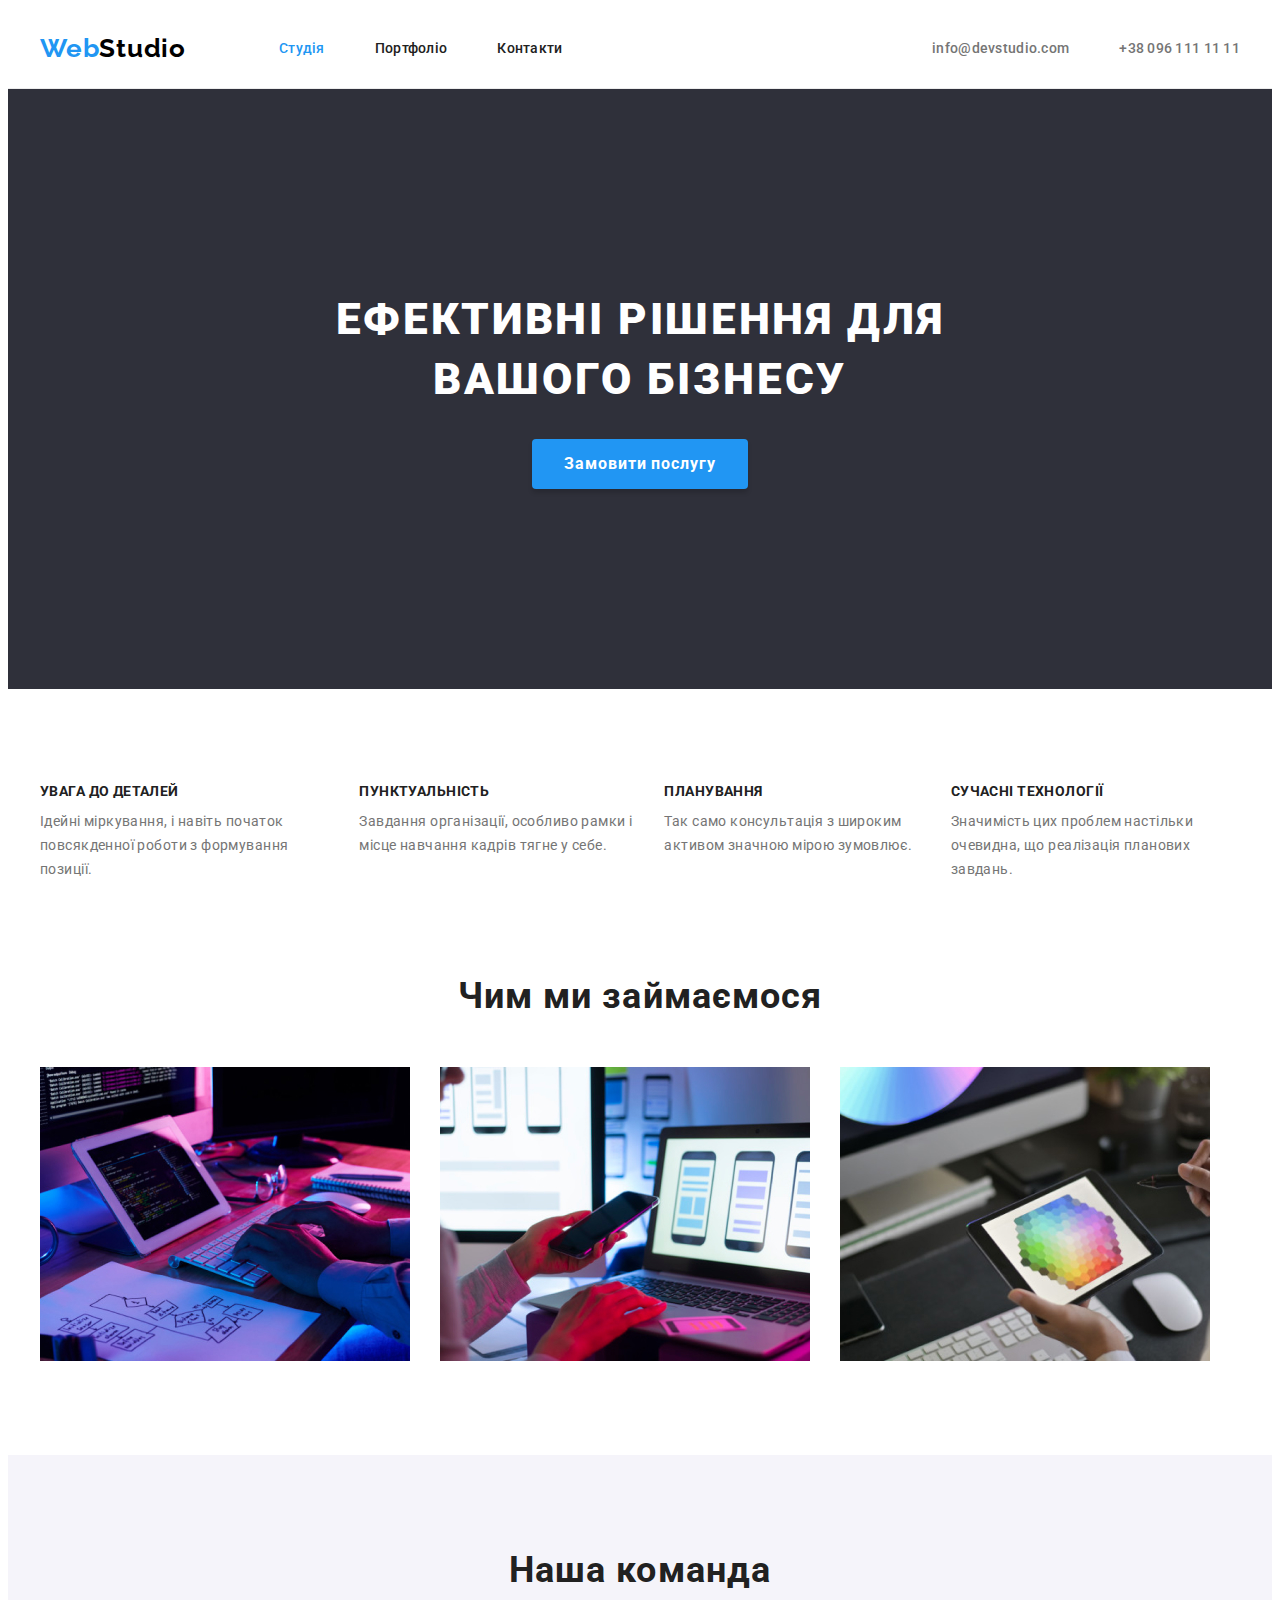
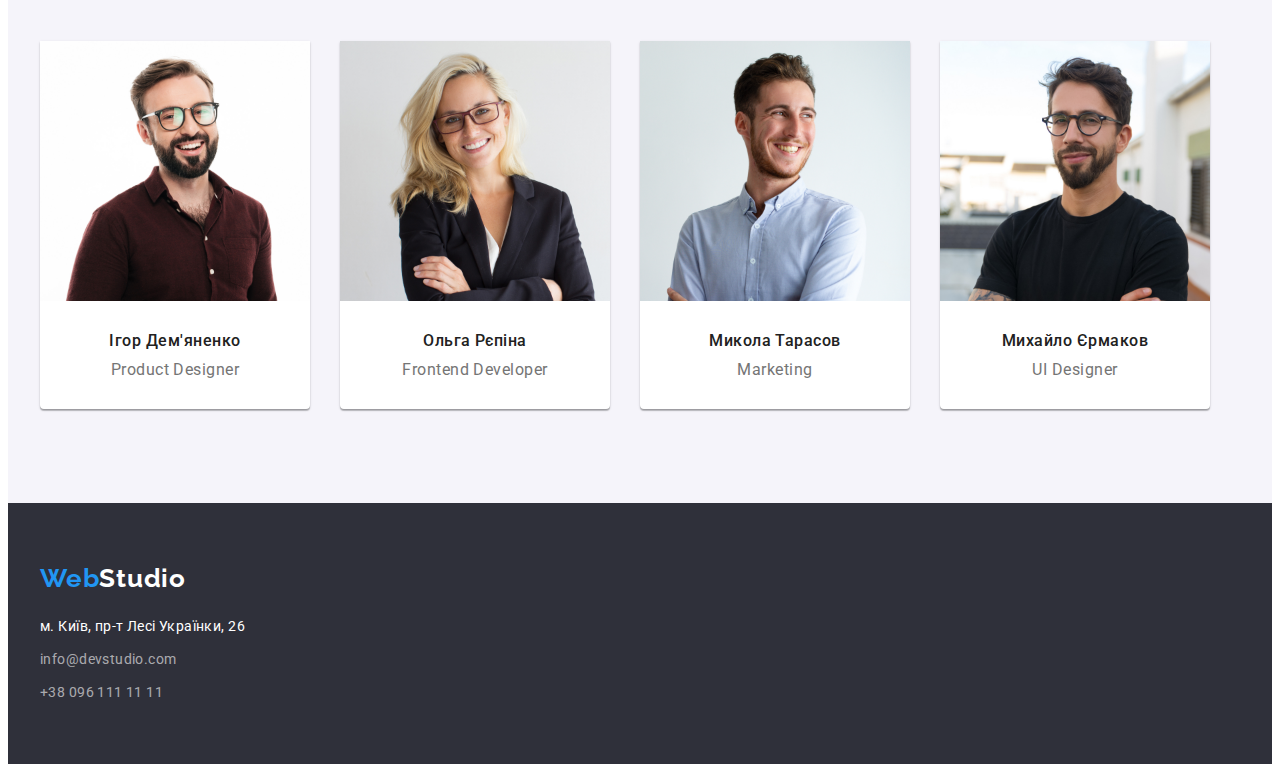
<file: index.html>
<!DOCTYPE html>
<html lang="en">
  <head>
    <meta charset="UTF-8" />
    <meta http-equiv="X-UA-Compatible" content="IE=edge" />
    <meta name="viewport" content="width=device-width, initial-scale=1.0" />
    <title>Document</title>
    <link rel="preconnect" href="https://fonts.googleapis.com" />
    <link rel="preconnect" href="https://fonts.gstatic.com" crossorigin />
    <link
      href="https://fonts.googleapis.com/css2?family=Raleway:wght@700&family=Roboto:wght@400;500;700;900&display=swap"
      rel="stylesheet"
    />
    <!-- Modern-normalize-->
    <link
      rel="stylesheet"
      href="https://cdnjs.cloudflare.com/ajax/libs/modern-normalize/1.1.0/modern-normalize.min.css"
      integrity="sha512-wpPYUAdjBVSE4KJnH1VR1HeZfpl1ub8YT/NKx4PuQ5NmX2tKuGu6U/JRp5y+Y8XG2tV+wKQpNHVUX03MfMFn9Q=="
      crossorigin="anonymous"
      referrerpolicy="no-referrer"
    />
    <link rel="stylesheet" href="./CSS/styles.css" />
  </head>
  <body>
    <header class="header">
      <div class="container nav-link">
        <nav class="main-nav">
          <a href="./index.html" class="logo"
            ><span class="ingredient">Web</span>Studio</a
          >
          <ul class="site-nav">
            <li class="item">
              <a href="./index.html" class="link current">Студія</a>
            </li>
            <li class="item">
              <a href="./Portfolio.html" class="link">Портфоліо</a>
            </li>
            <li class="item"><a href="" class="link">Контакти</a></li>
          </ul>
        </nav>
        <ul class="auth-nav">
          <li class="item">
            <a href="mailto:info@devstudio.com" class="link mail"
              >info@devstudio.com</a
            >
          </li>
          <li class="item">
            <a href="tel:+380961111111" class="tel link">+38 096 111 11 11</a>
          </li>
        </ul>
      </div>
    </header>
    <!--Hero-->
    <main>
      <section class="hero">
        <div class="container">
        <h1 class="hero-title">
          Ефективні рішення для вашого бізнесу
        </h1>
        <button type="button" class="button">Замовити послугу</button>
      </div>
      </section>
 
      <!--Features-->
        <section class="section feature">
          <div class="container">
          <h2 class="visually-hidden">наші переваги</h2>
          <!--hide with css-->
          <ul class="feature-list">
            <li class="feature-item">
              <h3 class="title">Увага до деталей</h3>
              <p class="feature-text">
                Ідейні міркування, і навіть початок повсякденної роботи з
                формування позиції.
              </p>
            </li>
            <li class="feature-item">
              <h3 class="title">Пунктуальність</h3>
              <p class="feature-text">
                Завдання організації, особливо рамки і місце навчання кадрів
                тягне у себе.
              </p>
            </li>
            <li class="feature-item">
              <h3 class="title">Планування</h3>
              <p class="feature-text">
                Так само консультація з широким активом значною мірою зумовлює.
              </p>
            </li>
            <li class="feature-item">
              <h3 class="title">Сучасні технології</h3>
              <p class="feature-text">
                Значимість цих проблем настільки очевидна, що реалізація
                планових завдань.
              </p>
            </li>
          </ul>
        </div>
        </section>
        <section class="section container-top">
          <div class="container">
          <h2 class="section-title">Чим ми займаємося</h2>
          <ul class="section-title-list">
            <li>
              <img
                class="img"
                src="./images/img.jpg"
                alt="Програміст пише код на Apple iMac"
                width="370"
              />
            </li>
            <li>
              <img
                class="img"
                src="./images/img(1).jpg"
                alt="Дизайнер обирає оформлення сторінки сайту"
                width="370"
              />
            </li>
            <li>
              <img
                class="img"
                src="./images/img(2).jpg"
                alt="Планшет з палітрою кольорів"
                width="370"
              />
            </li>
          </ul>
        </div>
        </section>
      <section class="section our-team">
        <div class="container">
          <h2 class="section-title-team">Наша команда</h2>
          <!--Team-->
          <ul class="team">
            <li class="team-item">
              <img
                class="team-img"
                src="./images/img(3).jpg"
                alt="Фотографія Ігора Дем'яненка"
                width="270"
              />
              <div class="team-container">
              <h3 class="title-team">Ігор Дем'яненко</h3>
              <p class="team-text">Product Designer</p>
            </div>
            </li>
            <li class="team-item">
              <img
                class="team-img"
                src="./images/img(4).jpg"
                alt="Фотографія Ольги Рєпіної"
                width="270"
              />
              <div class="team-container">
              <h3 class="title-team">Ольга Рєпіна</h3>
              <p class="team-text">Frontend Developer</p>
            </div>
            </li>
            <li class="team-item">
              <img
                class="team-img"
                src="./images/img(5).jpg"
                alt="Фотографія Миколи Тарасова"
                width="270"
              />
              <div class="team-container">
              <h3 class="title-team">Микола Тарасов</h3>
              <p class="team-text">Marketing</p>
            </div>
            </li>
            <li class="team-item">
              <img
                class="team-img"
                src="./images/img(6).jpg"
                alt="Фотографія Михайла Єромакова"
                width="270"
              />
              <div class="team-container">
              <h3 class="title-team">Михайло Єрмаков</h3>
              <p class="team-text">UI Designer</p>
            </div>
            </li>
          </ul>
        </div>
      </section>
    </main>
    <!--Футер-->
    <footer class="footer">
      <div class="container">
        <a href="index.html" class="footer-logo"
        ><span class="ingredient">Web</span>Studio</a>
        <address class="address">
          <ul class="footer-links">
            <li class="footer-item">
              <a
                href="https://goo.gl/maps/UkvPf8FKuMviGqub8"
                target="_blank"
                rel="noopener noreferrer"
                class="link footer-address"
                >м. Київ, пр-т Лесі Українки, 26
              </a>
            </li>
            <li class="footer-item">
              <a href="mailto:info@devstudio.com" class="link"
                >info@devstudio.com</a
              >
            </li>
            <li class="footer-item footer-mail">
              <a href="tel:+380961111111" class="link">+38 096 111 11 11 </a>
            </li>
          </ul>
        </address>
      </div>
    </footer>
  </body>
</html>
</file>
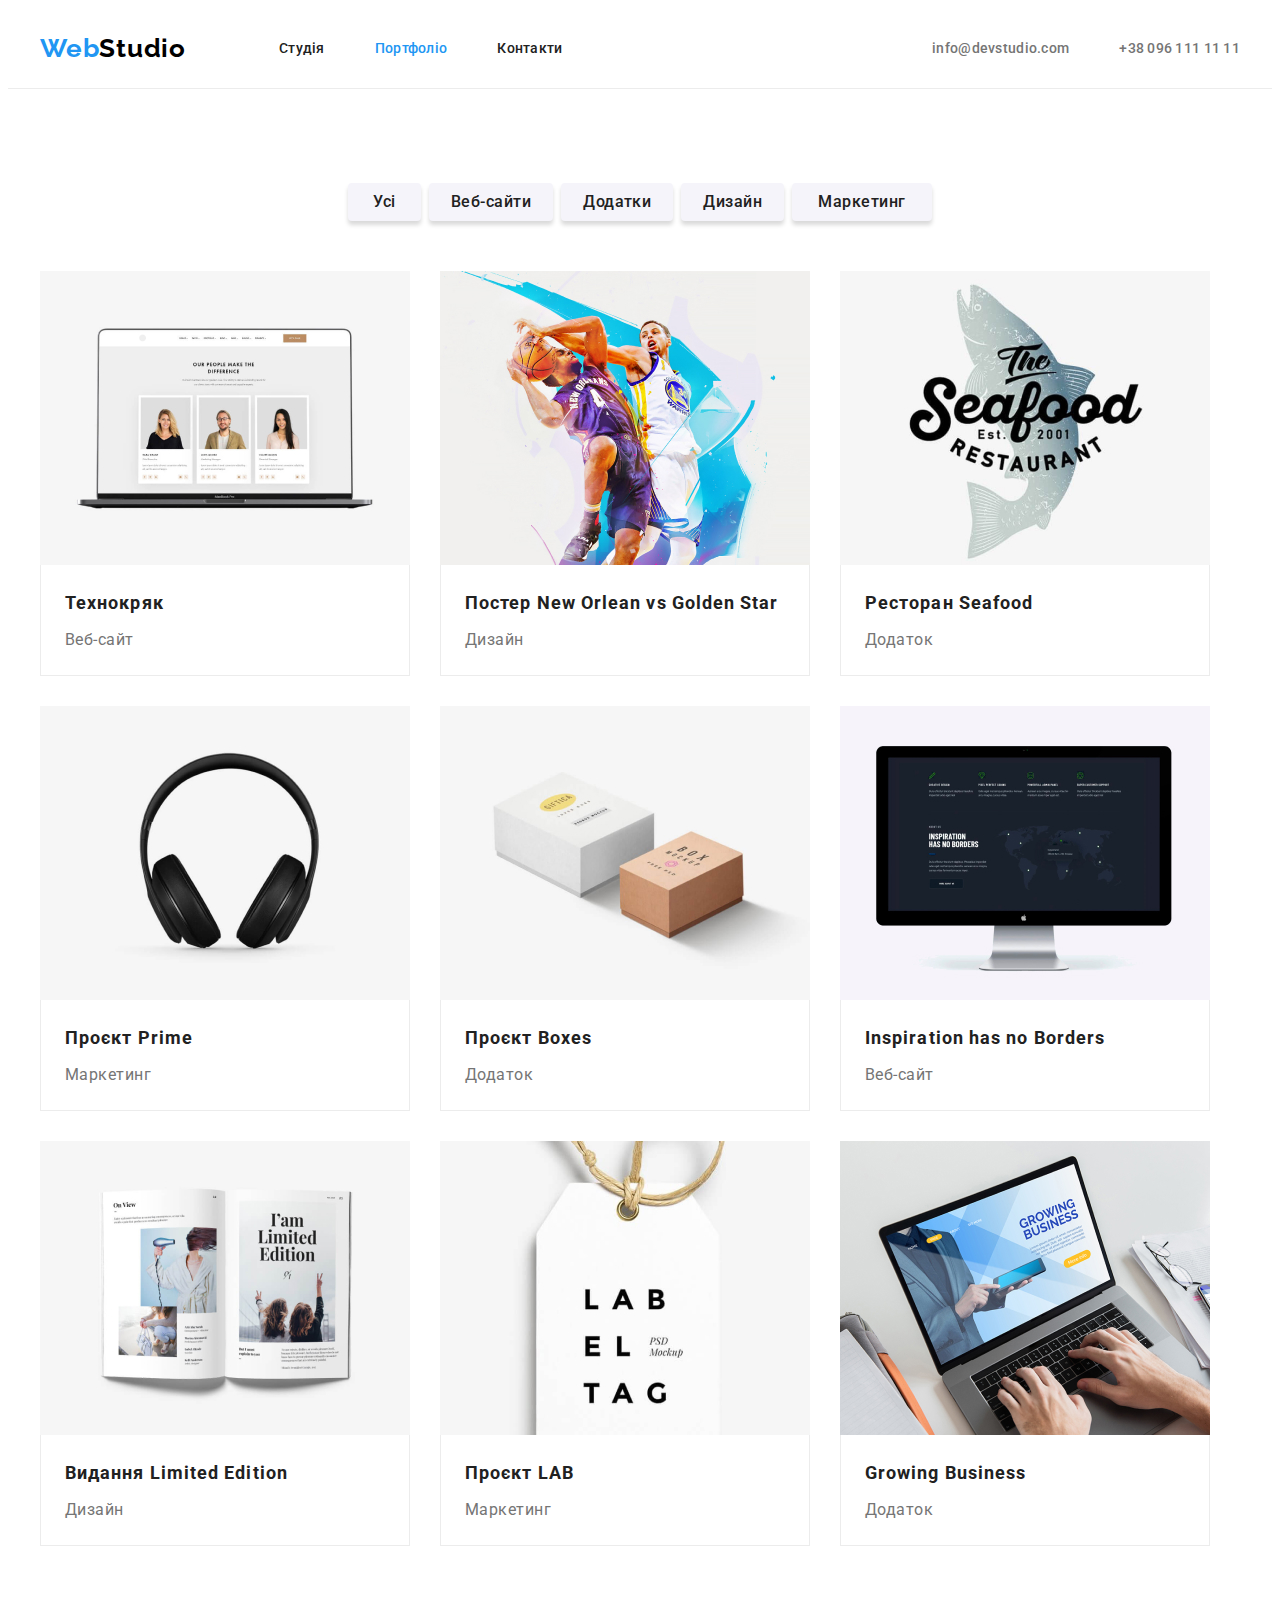
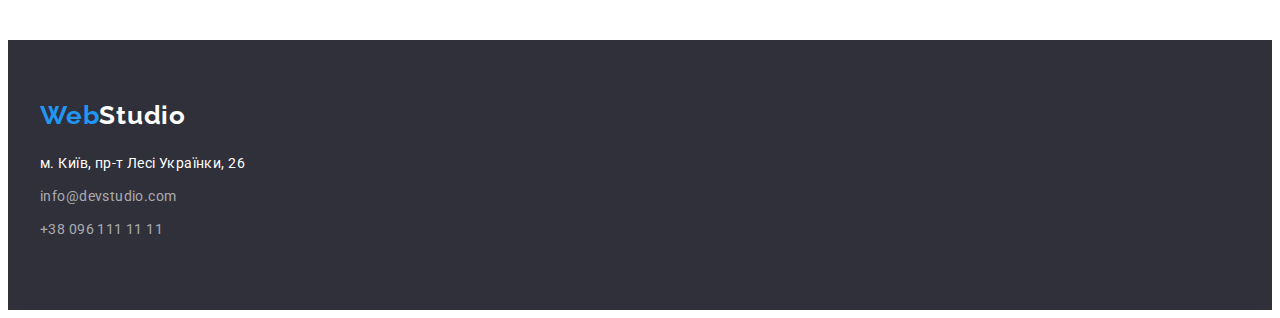
<file: Portfolio.html>
<!DOCTYPE html>
<html lang="en">
  <head>
    <meta charset="UTF-8" />
    <meta http-equiv="X-UA-Compatible" content="IE=edge" />
    <meta name="viewport" content="width=device-width, initial-scale=1.0" />
    <title>Document</title>
    <link rel="preconnect" href="https://fonts.googleapis.com" />
    <link rel="preconnect" href="https://fonts.gstatic.com" crossorigin />
    <link
      href="https://fonts.googleapis.com/css2?family=Raleway:wght@700&family=Roboto:wght@400;500;700;900&display=swap"
      rel="stylesheet"
    />
    <!-- Modern-normalize-->
    <link
      rel="stylesheet"
      href="https://cdnjs.cloudflare.com/ajax/libs/modern-normalize/1.1.0/modern-normalize.min.css"
      integrity="sha512-wpPYUAdjBVSE4KJnH1VR1HeZfpl1ub8YT/NKx4PuQ5NmX2tKuGu6U/JRp5y+Y8XG2tV+wKQpNHVUX03MfMFn9Q=="
      crossorigin="anonymous"
      referrerpolicy="no-referrer"
    />
    <link rel="stylesheet" href="./CSS/styles.css" />
  </head>
  <body>
    <header class="header">
      <div class="container nav-link">
        <nav class="main-nav">
          <a href="./index.html" class="logo"
            ><span class="ingredient">Web</span>Studio</a
          >
          <ul class="site-nav">
            <li class="item">
              <a href="./index.html" class="link">Студія</a>
            </li>
            <li class="item">
              <a href="./Portfolio.html" class="link current">Портфоліо</a>
            </li>
            <li class="item"><a href="" class="link">Контакти</a></li>
          </ul>
        </nav>
        <ul class="auth-nav">
          <li class="item">
            <a href="mailto:info@devstudio.com" class="link mail"
              >info@devstudio.com</a
            >
          </li>
          <li class="item">
            <a href="tel:+380961111111" class="tel link">+38 096 111 11 11</a>
          </li>
        </ul>
      </div>
    </header>
    <!--Hero-->
    <main>
        <section class="section section-portfolio">
          <div class="container">
          <h1 class="visually-hidden">Portfolio</h1>
          <ul class="list">
            <li class="list-item">
              <button type="button" class="button first-button">Усі</button>
            </li>
            <li class="list-item">
              <button type="button" class="button secondary-button">
                Веб-сайти
              </button>
            </li>
            <li class="list-item">
              <button type="button" class="button third-button">Додатки</button>
            </li>
            <li class="list-item">
              <button type="button" class="button fourth-button">Дизайн</button>
            </li>
            <li class="list-item">
              <button type="button" class="button fifth-button">
                Маркетинг
              </button>
            </li>
          </ul>
          <ul class="list-images">
            <li class="list-item-images">
              <img
                class="img portfolio-img"
                src="./images/Портфоліо/img.jpg"
                alt="Веб-сайт технокряку"
                width="370"
              />
              <div class="title-border">
                <h2 class="title-text">Технокряк</h2>
                <p class="text">Веб-сайт</p>
              </div>
            </li>
            <li class="list-item-images">
              <img
                class="img portfolio-img"
                src="./images/Портфоліо/img-1.jpg"
                alt="Два баскетболіста борються за м'яч"
                width="370"
              />
              <div class="title-border">
                <h2 class="title-text">Постер New Orlean vs Golden Star</h2>
                <p class="text">Дизайн</p>
              </div>
            </li>
            <li class="list-item-images">
              <img
                class="img portfolio-img"
                src="./images/Портфоліо/img-2.jpg"
                alt="Логотип ресторану Seafood"
                width="370"
              />
              <div class="title-border">
                <h2 class="title-text">Ресторан Seafood</h2>
                <p class="text">Додаток</p>
              </div>
            </li>
            <li class="list-item-images">
              <img
                class="img portfolio-img"
                src="./images/Портфоліо/img-3.jpg"
                alt="Навушники чорного кольору"
                width="370"
              />
              <div class="title-border">
                <h2 class="title-text">Проєкт Prime</h2>
                <p class="text">Маркетинг</p>
              </div>
            </li>
            <li class="list-item-images">
              <img
                class="img portfolio-img"
                src="./images/Портфоліо/img-4.jpg"
                alt="Дизайн білої та коричневої коробок проєкту Boxes"
                width="370"
              />
              <div class="title-border">
                <h2 class="title-text">Проєкт Boxes</h2>
                <p class="text">Додаток</p>
              </div>
            </li>
            <li class="list-item-images">
              <img
                class="img portfolio-img"
                src="./images/Портфоліо/img-5.jpg"
                alt="Сторінка веб-сайту на моніторі"
                width="370"
              />
              <div class="title-border">
                <h2 class="title-text">Inspiration has no Borders</h2>
                <p class="text">Веб-сайт</p>
              </div>
            </li>
            <li class="list-item-images">
              <img
                class="img portfolio-img"
                src="./images/Портфоліо/img-6.jpg"
                alt="Дизайн внутрішніх сторінок видання Limited Edition"
                width="370"
              />
              <div class="title-border">
                <h2 class="title-text">Видання Limited Edition</h2>
                <p class="text">Дизайн</p>
              </div>
            </li>
            <li class="list-item-images">
              <img
                class="img portfolio-img"
                src="./images/Портфоліо/img-7.jpg"
                alt="Макет проєкту Lab"
                width="370"
              />
              <div class="title-border">
                <h2 class="title-text">Проєкт LAB</h2>
                <p class="text">Маркетинг</p>
              </div>
            </li>
            <li class="list-item-images">
              <img
                class="img portfolio-img"
                src="./images/Портфоліо/img-8.jpg"
                alt="Сторінка додатку Growing Business відкрита на ноутбуці"
                width="370"
              />
              <div class="title-border">
                <h2 class="title-text">Growing Business</h2>
                <p class="text">Додаток</p>
              </div>
            </li>
          </ul>
        </div>
        </section>
    </main>
    <!--Футер-->

    <footer class="footer">
      <div class="container">
        <address class="address">
          <a href="index.html" class="footer-logo"
            ><span class="ingredient">Web</span>Studio</a
          >
          <ul class="footer-links">
            <li class="footer-item">
              <a
                href="https://goo.gl/maps/UkvPf8FKuMviGqub8"
                target="_blank"
                rel="noopener noreferrer"
                class="link footer-address"
                >м. Київ, пр-т Лесі Українки, 26
              </a>
            </li>
            <li class="footer-item">
              <a href="mailto:info@devstudio.com" class="link"
                >info@devstudio.com</a
              >
            </li>
            <li class="footer-item">
              <a href="tel:+380961111111" class="link">+38 096 111 11 11 </a>
            </li>
          </ul>
        </address>
      </div>
    </footer>
  </body>
</html>
</file>
<file: CSS/styles.css>
:root {
  /* Fonts */

  --main-font: Roboto, sans-serif;
  --secondary-font: Raleway, sans-serif;

  /* Text colors */
  --main-text-color: #212121;
  --accent-text-color: #2196f3;
  --secondary-text-color: #757575;
  --black-text-color: #000000;
  --white-text-color: #ffffff;
  --grey-text-color: #757575;
  --rgba-text-color: rgba(255, 255, 255, 0.6);
  /* Background colors */
  --accent-background-color: #ffffff;
  --secondary-background-color: #2f303a;
  --grey-background-color: #f5f4fa;
  --dark-background-color: #2f303a;
  --border-color: #ececec;
}

body {
  font-family: var(--main-font);
  color: var(--main-text-color);
  font-size: 14px;
  letter-spacing: 0.03em;
  background-color: var(--accent-background-color);
}

/* Reset */

h1,
h2,
h3,
h4,
h5,
h6,
p {
  margin: 0;
}

img {
  display: block;
  max-width: 100%;
  height: auto;
}

address {
  font-style: normal;
}

button {
  display: block;
  cursor: pointer;
  border: none;
  border-radius: 4px;
}

.section {
  padding: 94px 0;
}

.container {
  margin-left: auto;
  margin-right: auto;
  padding: 0 15px;
  width: 1200px;
}

.list {
  list-style: none;
  padding-left: 0;
  margin: 0;
}

.link {
  text-decoration: none;
}

.visually-hidden {
  position: absolute;
  width: 1px;
  height: 1px;
  margin: -1px;
  border: 0;
  padding: 0;

  white-space: nowrap;
  clip-path: inset(100%);
  clip: rect(0 0 0 0);
  overflow: hidden;
}
/* header */
.header {
  border-bottom: 1px solid var(--border-color);
}
/*Main-nav*/
.main-nav {
  display: flex;
  align-items: center;
}
.nav-link {
  display: flex;
  align-items: center;
}

/*Site-nav*/

.site-nav {
  display: flex;
  margin-left: 93px;
}

.site-nav .item + .item {
  margin-left: 50px;
}

/*Auth-nav*/
.auth-nav {
  display: flex;
  margin-left: auto;
}
.auth-nav .item + .item {
margin-left: 50px;
}

.header .link {
  padding-top: 32px;
  padding-bottom: 32px;
  display: block;
  font-weight: 500;
  font-size: 14px;
  line-height: calc(16 / 14);
  letter-spacing: 0.02em;
  color: var(--main-text-color);
}
.header .link:hover,
.header .link:focus {
  color: var(--accent-text-color);
}
.header .link.current {
  color: var(--accent-text-color);
}
.item .tel {
  color: var(--secondary-text-color);
  font-weight: 500;
}
.tel:hover,
.tel:focus {
  color: var(--accent-text-color);
}

.header .mail {
  color: var(--secondary-text-color);
}

/* Logo */

.logo {
  color: var(--black-text-color);
  font-family: "Raleway";
  font-weight: 700;
  font-size: 26px;
  line-height: calc(31 / 26);
  letter-spacing: 0.03em;
}
.logo .ingredient {
  color: #2196f3;
}
/* Rest */

ul {
  list-style: none;
  margin: 0;
  padding: 0;
}
a {
  text-decoration: none;
  color: currentColor;
}

/* Main */

.hero {
  background-color: var(--secondary-background-color);
  text-align: center;
  padding: 200px 0;
}
.hero-title {
  width: 696px;
  margin: 0 auto;
  margin-bottom: 30px;
  color: var(--white-text-color);
  font-weight: 900;
  font-size: 44px;
  line-height: calc(60 / 44);
  letter-spacing: 0.06em;
  text-transform: uppercase;
}
/* button */
.button {
  margin: 0 auto;
  display: inline-block;
  padding: 10px 32px;
  min-width: 216px;
  min-height: 50px;
  border: none;
  border-radius: 4px;
  box-shadow: 0px 4px 4px rgba(0, 0, 0, 0.15);
  color: var(--white-text-color);
  background-color: var(--accent-text-color);
  font-weight: 700;
  font-size: 16px;
  line-height: calc(30 / 16);
  align-items: center;
  letter-spacing: 0.06em;
  cursor: pointer;
  font-family: inherit;
}

/* Main */
.section .title {
  font-weight: 700;
  font-size: 14px;
  line-height: calc(16 / 14);
  letter-spacing: 0.03em;
  color: var(--main-text-color);
  text-transform: uppercase;
  margin-bottom: 10px;
}

/* Features--> */
.list {
  display: flex;
  justify-content: center;
  align-items: center;
}

.section .feature-text {
  line-height: calc(24 / 14);
  color: var(--grey-text-color);
}

.feature-list {
  display: flex;
}
.feature-list .feature-item + .feature-item {
margin-left: 30px;
}

/* Чим ми займаємося */
.section-title-list {
  gap: 30px;
}

.section-title {
  margin-bottom: 50px;
  font-weight: 700;
  font-size: 36px;
  line-height: calc(42 / 36);
  text-align: center;
  letter-spacing: 0.03em;
  color: var(--main-text-color);
}
.container-top {
  padding-top: 0;
}

.section-title-list {
  display: flex;
}

/* team */

.team {
  display: flex;
  gap: 30px;
}

.section-title-team {
  margin-bottom: 50px;
  font-weight: 700;
  font-size: 36px;
  line-height: calc(42 / 36);
  text-align: center;
  letter-spacing: 0.03em;
  color: var(--main-text-color);
}

.team .title-team {
  margin-bottom: 10px;
  font-weight: 500;
  font-size: 16px;
  line-height: calc(19 / 16);
  text-align: center;
  letter-spacing: 0.03em;
  color: var(--main-text-color);
}
 
.team-container {
  padding-top: 30px;
  padding-bottom: 30px;
}
.team-text {
  font-weight: 400;
  font-size: 16px;
  line-height: calc(19 / 16);
  text-align: center;
  letter-spacing: 0.03em;

  color: var(--secondary-text-color);
}

.our-team {
  background: var(--grey-background-color);
}

.team-item {
  background-color: var(--accent-background-color);
  box-shadow: 0px 1px 3px rgba(0, 0, 0, 0.12), 0px 1px 1px rgba(0, 0, 0, 0.14),
    0px 2px 1px rgba(0, 0, 0, 0.2);
  border-radius: 0px 0px 4px 4px;
}

/* Footer */
.footer .footer-logo {
  display: block;
  margin-bottom: 20px;
  color: var(--white-text-color);
  font-family: "Raleway";
  font-weight: 700;
  font-size: 26px;
  line-height: calc(31 / 26);
  letter-spacing: 0.03em;
}

.footer-logo .ingredient {
  color: var(--accent-text-color);
}

footer {
  padding: 60px 0;
  background-color: var(--dark-background-color);
}
.footer-item {
  margin-bottom: 9px;
}
.footer-mail {
  margin-bottom: 0;
}

.address {
  font-style: normal;
}

.address .link {
  font-size: 14px;
  line-height: calc(24 / 14);
  letter-spacing: 0.03em;
  color: var(--rgba-text-color);
}

.address .link:hover,
.address .link:focus {
  color: var(--accent-text-color);
}

.footer .footer-address {
  font-size: 14px;
  line-height: calc(24 / 14);
  letter-spacing: 0.03em;
  color: var(--white-text-color);
}

/* Оформлення стилів для Portfolio*/

/* Buttons */

.section-portfolio .button {
  display: block;
  border: none;
  border-radius: 4px;
  font-family: inherit;
  font-weight: 500;
  font-size: 16px;
  line-height: calc(26 / 16);
  text-align: center;
  letter-spacing: 0.03em;
  color: var(--main-text-color);
  background-color: var(--grey-background-color);
}

.section-portfolio .list {
  margin-bottom: 50px;
  gap: 8px;
}

.first-button {
  min-width: 23px;
  min-height: 26px;
  padding: 6px 25px;
}
.secondary-button {
  min-width: 81px;
  min-height: 26px;
  padding: 6px 22px;
}
.third-button {
  min-width: 68px;
  min-height: 26px;
  padding: 6px 22px;
}
.fourth-button {
  min-width: 59px;
  min-height: 26px;
  padding: 6px 22px;
}
.fifth-button {
  min-width: 86px;
  min-height: 26px;
  padding: 6px 26px;
}

.section-portfolio .button:hover,
.section-portfolio .button:focus {
  color: var(--white-text-color);
  background: var(--accent-text-color);
}

.title-border {
  border: 1px solid var(--border-color);
  padding: 20px 24px;
  border-top: none;
}

.section-portfolio .title-text {
  margin-bottom: 4px;
  font-weight: 700;
  font-size: 18px;
  line-height: calc(36 / 18);
  letter-spacing: 0.06em;
  color: var(--main-text-color);
}
.section-portfolio .text {
  font-weight: 400;
  font-size: 16px;
  line-height: calc(30 / 16);
  letter-spacing: 0.03em;
  color: var(--grey-text-color);
}

.portfolio-img {
  max-width: 100%;
  height: auto;
}

.list-images {
  display: flex;
  flex-wrap: wrap;
}
.list-item-images {
  width: 370px;
  margin-right: 30px;
  margin-bottom: 30px;
}

.list-item-images:nth-child(3n) {
  margin-right: 0;
}

.list-item-images:nth-last-child(-n + 3) {
  margin-bottom: 0;
}
</file>
